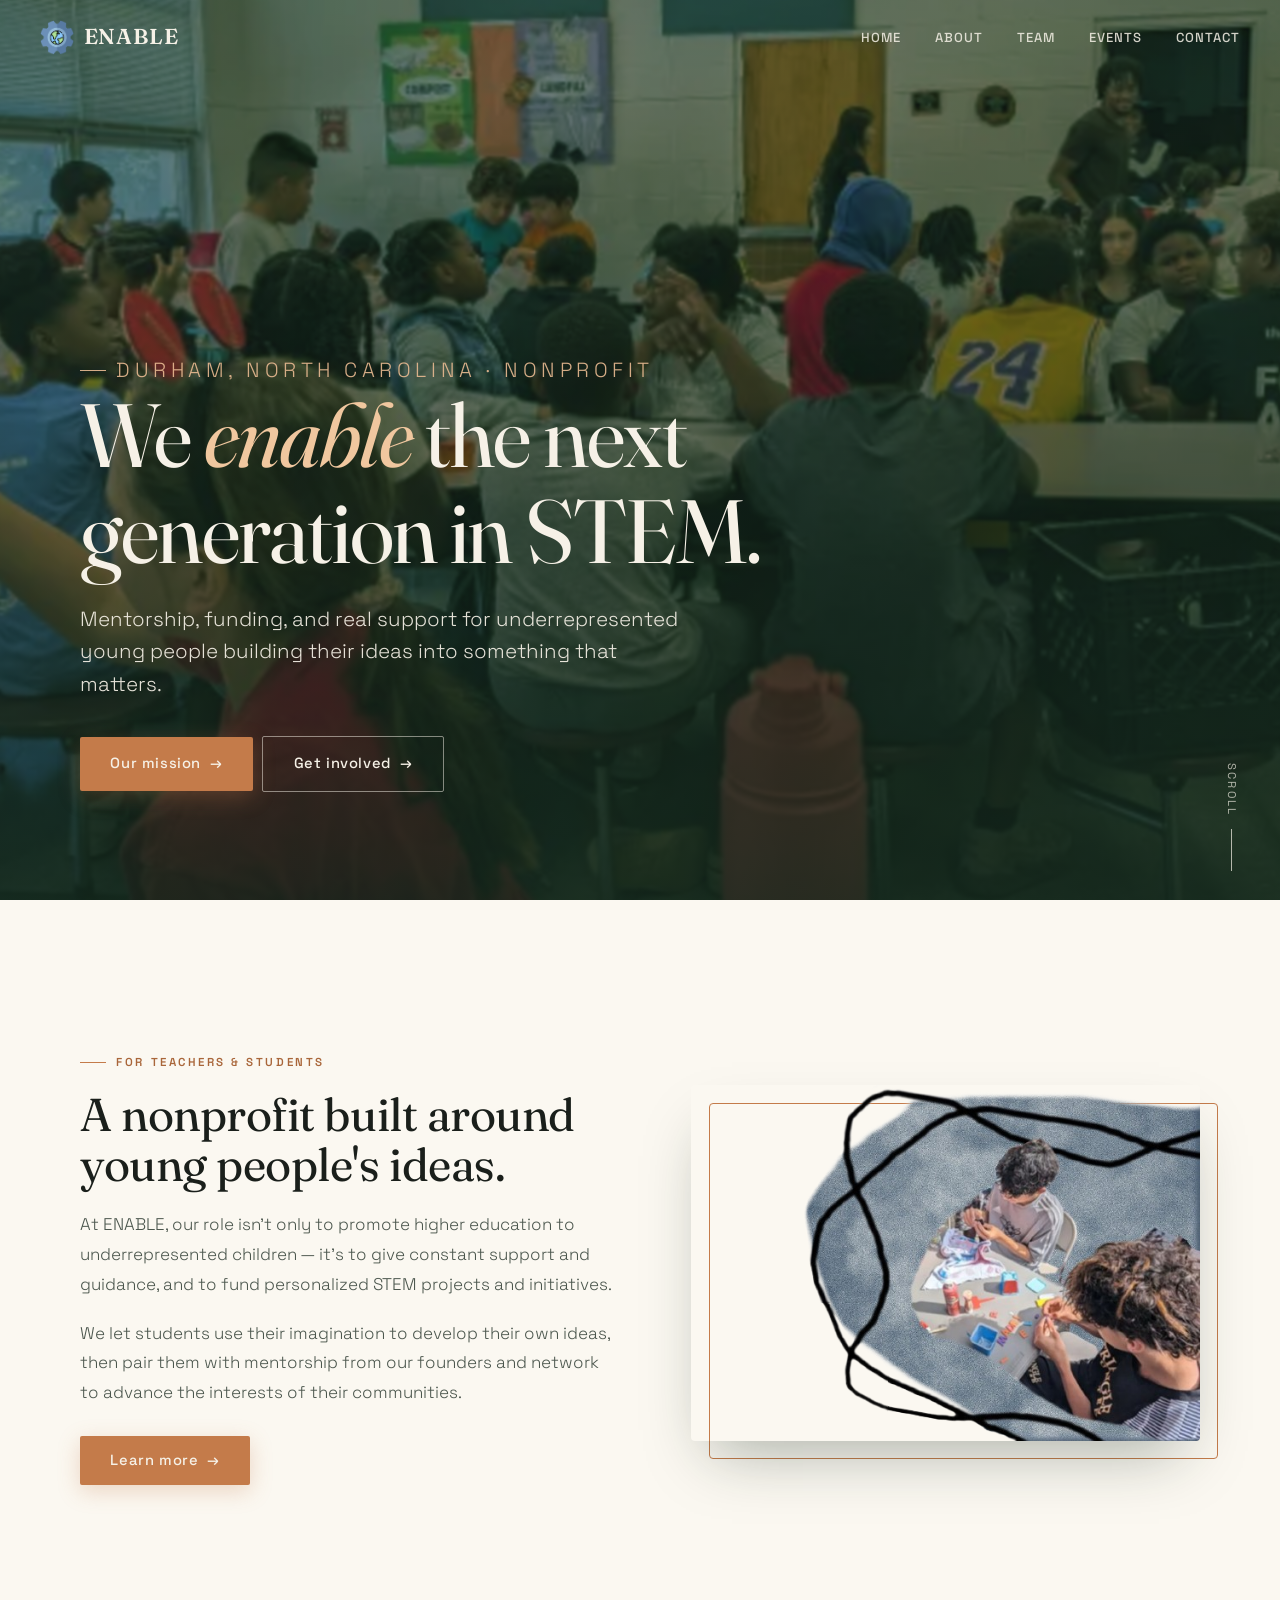
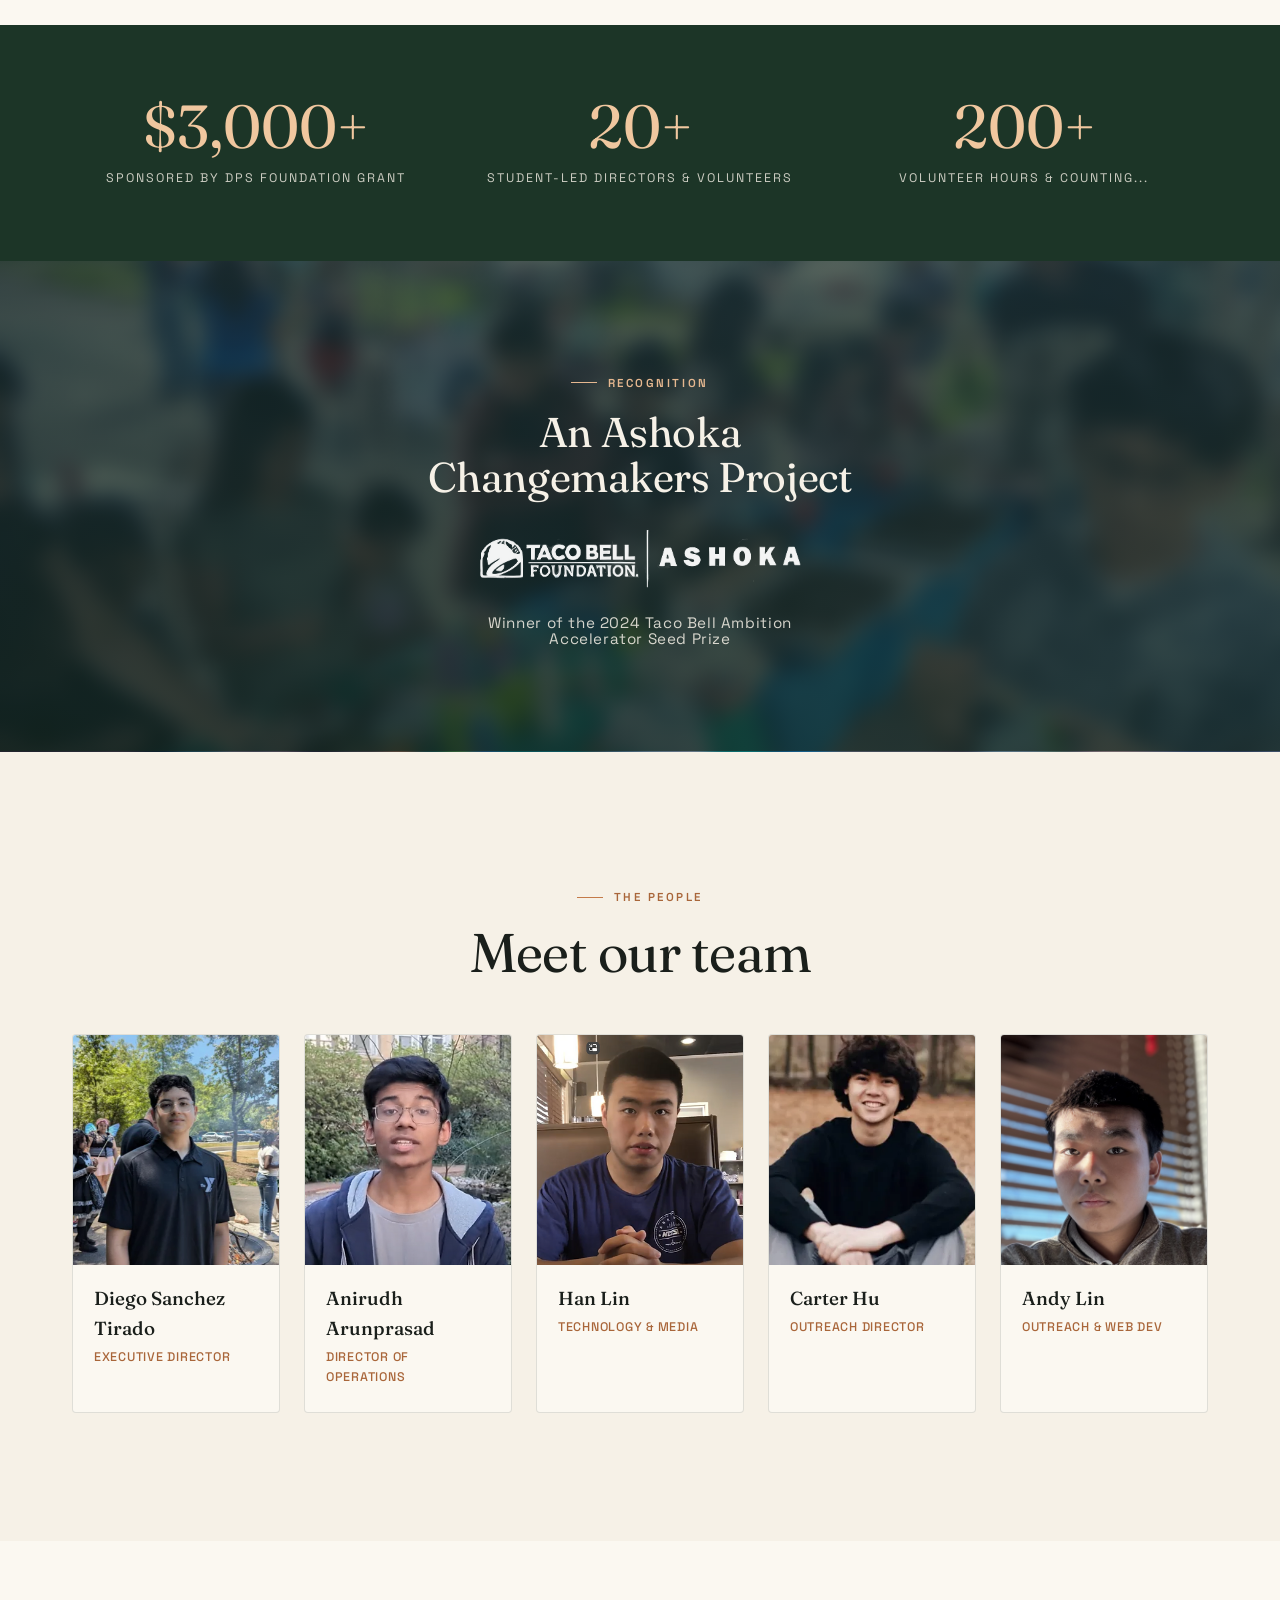
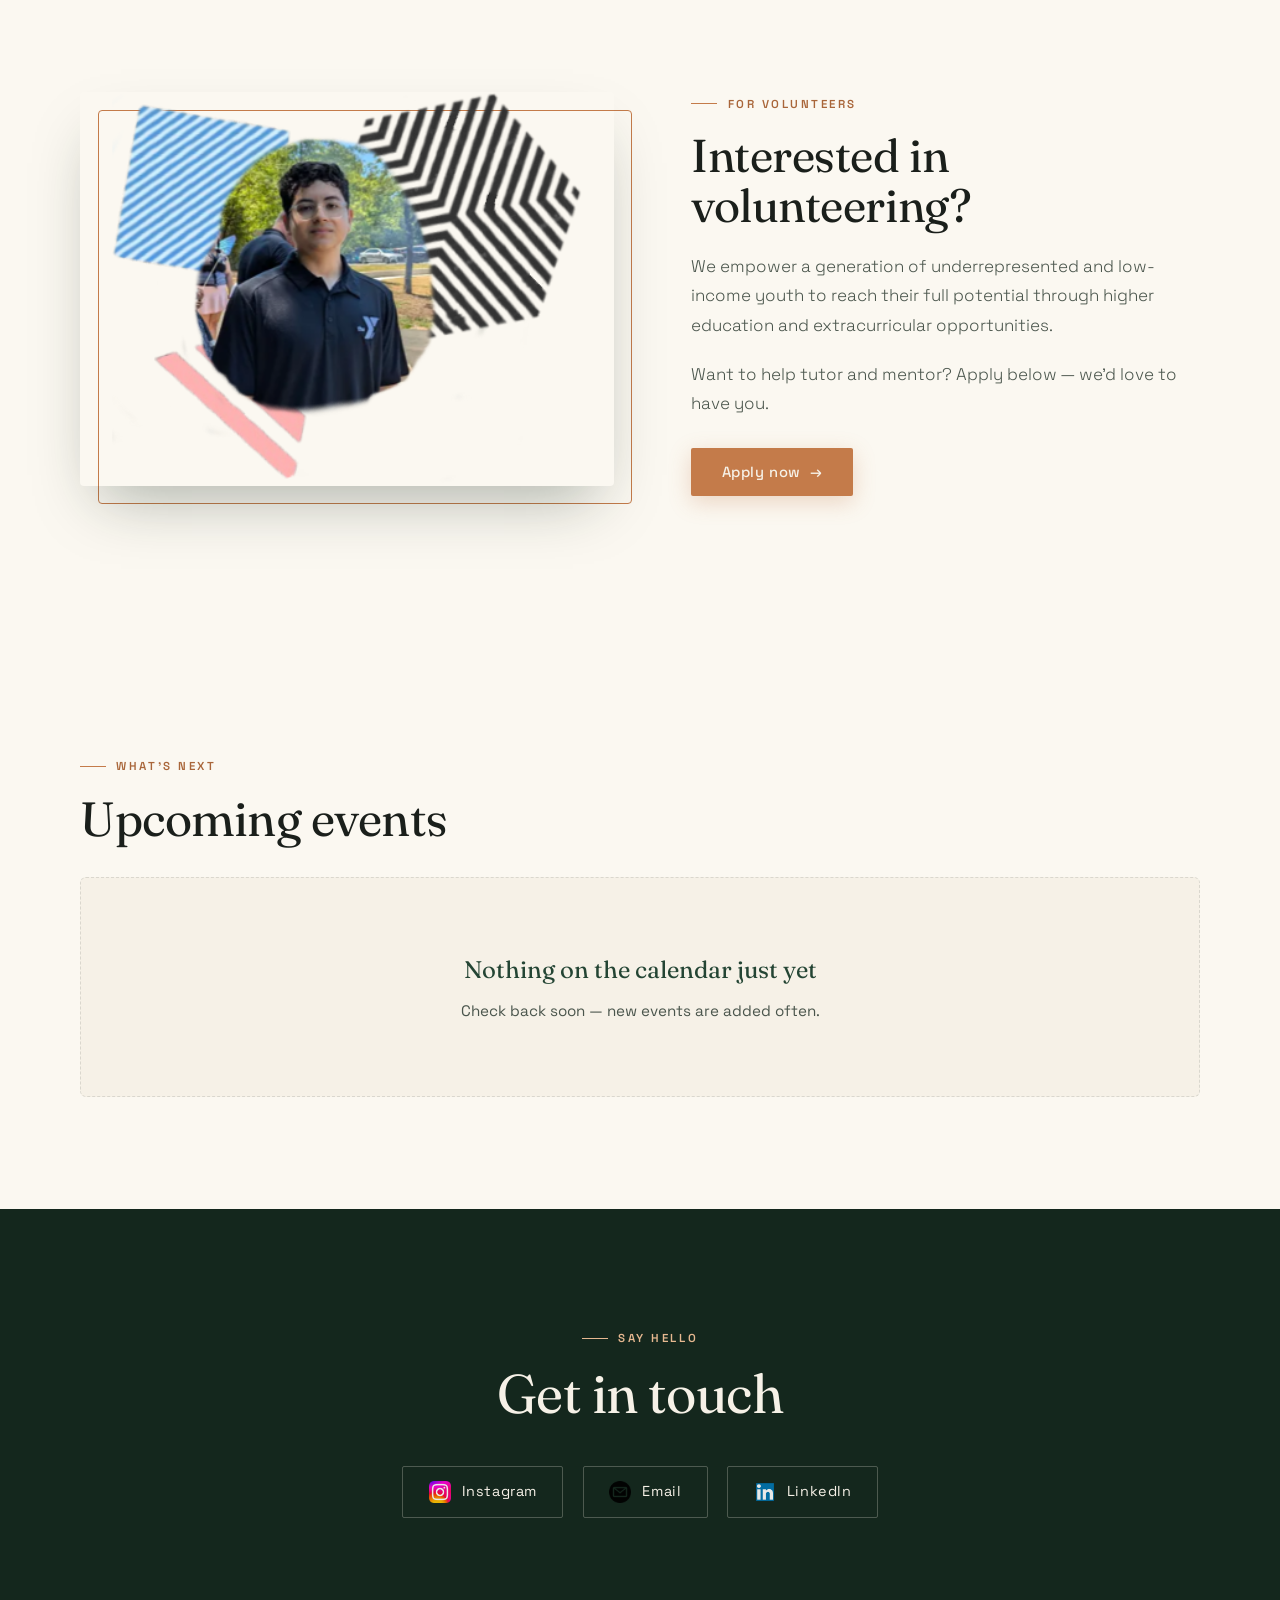
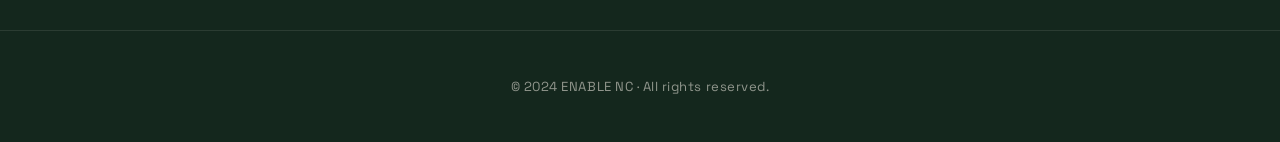
<file: index.html>
<!DOCTYPE html>
<html lang="en">
<head>
    <meta charset="UTF-8">
    <meta name="viewport" content="width=device-width, initial-scale=1.0">
    <title>ENABLE STEM — Empowering young people in STEM</title>
    <meta name="description" content="ENABLE is a Durham, NC nonprofit expanding STEM education and project funding to underrepresented youth.">
    <link rel="stylesheet" href="styles.css">
    <link rel="icon" type="image/png" href="assets/enable1.1.png">
</head>
<body>
    <header>
        <nav id="navbar" class="transparent">
            <a href="https://ncenable.co" class="logo-link">
                <div class="logo">
                    <img src="assets/enable1.1.png" alt="ENABLE" class="logo-icon">
                    ENABLE
                </div>
            </a>
            <div class="nav-links">
                <a href="https://ncenable.co">Home</a>
                <a href="#about">About</a>
                <a href="#meet-our-team">Team</a>
                <a href="#events">Events</a>
                <a href="#contact">Contact</a>
            </div>
        </nav>

        <div class="parallax"></div>

        <div class="intro">
            <p class="eyebrow">Durham, North Carolina · Nonprofit</p>
            <h2>We <em>enable</em> the next generation in STEM.</h2>
            <p>Mentorship, funding, and real support for underrepresented young people building their ideas into something that matters.</p>
            <div class="hero-cta">
                <a href="aboutus.html" class="cta-button">Our mission</a>
                <a href="#contact" class="cta-button cta-ghost">Get involved</a>
            </div>
        </div>

        <div class="scroll-hint">Scroll</div>
    </header>

    <section class="intro-content fade-in" id="about">
        <div class="intro-text">
            <p class="small-text">For teachers &amp; students</p>
            <h2>A nonprofit built around young people's ideas.</h2>
            <p>At ENABLE, our role isn't only to promote higher education to underrepresented children — it's to give constant support and guidance, and to fund personalized STEM projects and initiatives.</p>
            <p>We let students use their imagination to develop their own ideas, then pair them with mentorship from our founders and network to advance the interests of their communities.</p>
            <a href="aboutus.html"><button class="cta-button">Learn more</button></a>
        </div>
        <div class="intro-image-container">
            <img src="assets/image1.1.png" alt="ENABLE students at work" class="intro-image">
        </div>
    </section>

    <section class="stats fade-in">
        <div class="stats-grid">
            <div class="stat">
                <div class="num">$3,000+</div>
                <div class="label">Sponsored by DPS Foundation Grant</div>
            </div>
            <div class="stat">
                <div class="num">20+</div>
                <div class="label">Student-led directors & volunteers</div>
            </div>
            <div class="stat">
                <div class="num">200+</div>
                <div class="label">Volunteer hours & counting...</div>
            </div>
        </div>
    </section>

    <section class="banner fade-in">
        <p class="eyebrow">Recognition</p>
        <h2>An Ashoka Changemakers Project</h2>
        <img src="assets/tacobell2.png" alt="Taco Bell Ambition Accelerator" class="banner-logo">
        <h3>Winner of the 2024 Taco Bell Ambition Accelerator Seed Prize</h3>
    </section>

    <section class="meet-our-team fade-in" id="meet-our-team">
        <p class="eyebrow">The people</p>
        <h1>Meet our team</h1>
        <div class="team-container">
            <div class="card fade-in">
                <img src="assets/diego2.webp" alt="Diego Sanchez Tirado">
                <div class="card-content">
                    <div class="card-title">Diego Sanchez Tirado</div>
                    <div class="card-subtitle">Executive Director</div>
                </div>
            </div>
            <div class="card fade-in fade-in-delay-1">
                <img src="assets/ani.webp" alt="Anirudh Arunprasad">
                <div class="card-content">
                    <div class="card-title">Anirudh Arunprasad</div>
                    <div class="card-subtitle">Director of Operations</div>
                </div>
            </div>
            <div class="card fade-in fade-in-delay-2">
                <img src="assets/han.webp" alt="Han Lin">
                <div class="card-content">
                    <div class="card-title">Han Lin</div>
                    <div class="card-subtitle">Technology &amp; Media</div>
                </div>
            </div>
            <div class="card fade-in fade-in-delay-2">
                <img src="assets/carter.webp" alt="Carter Hu">
                <div class="card-content">
                    <div class="card-title">Carter Hu</div>
                    <div class="card-subtitle">Outreach Director</div>
                </div>
            </div>
            <div class="card fade-in fade-in-delay-3">
                <img src="assets/andy.png" alt="Andy Lin">
                <div class="card-content">
                    <div class="card-title">Andy Lin</div>
                    <div class="card-subtitle">Outreach &amp; Web Dev</div>
                </div>
            </div>
        </div>
    </section>

    <section class="intro-content reversed fade-in">
        <div class="intro-text">
            <p class="small-text">For volunteers</p>
            <h2>Interested in volunteering?</h2>
            <p>We empower a generation of underrepresented and low-income youth to reach their full potential through higher education and extracurricular opportunities.</p>
            <p>Want to help tutor and mentor? Apply below — we'd love to have you.</p>
            <button class="cta-button">Apply now</button>
        </div>
        <div class="intro-image-container">
            <img src="assets/diego1.png" alt="ENABLE volunteer" class="intro-image">
        </div>
    </section>

    <section class="upcoming-events fade-in" id="events">
        <div class="inner">
            <p class="eyebrow">What's next</p>
            <h1 class="upcoming-title">Upcoming events</h1>
            <div class="event-update-box">
                <div class="big">Nothing on the calendar just yet</div>
                <div class="sub">Check back soon — new events are added often.</div>
            </div>
        </div>
    </section>

    <section class="contact-section fade-in" id="contact">
        <p class="eyebrow">Say hello</p>
        <h1>Get in touch</h1>
        <div class="contact-info">
            <a href="https://www.instagram.com/ncenable/" target="_blank" rel="noopener">
                <img src="assets/instagram.png" alt=""><span>Instagram</span>
            </a>
            <a href="mailto:han@ncenable.org">
                <img src="assets/email.png" alt=""><span>Email</span>
            </a>
            <a href="https://www.linkedin.com/company/ncenable/" target="_blank" rel="noopener">
                <img src="assets/linkedin1.png" alt=""><span>LinkedIn</span>
            </a>    
        </div>
    </section>

    <footer>
        <p>&copy; 2024 ENABLE NC · All rights reserved.</p>
    </footer>

    <script src="script.js"></script>
</body>
</html>
</file>
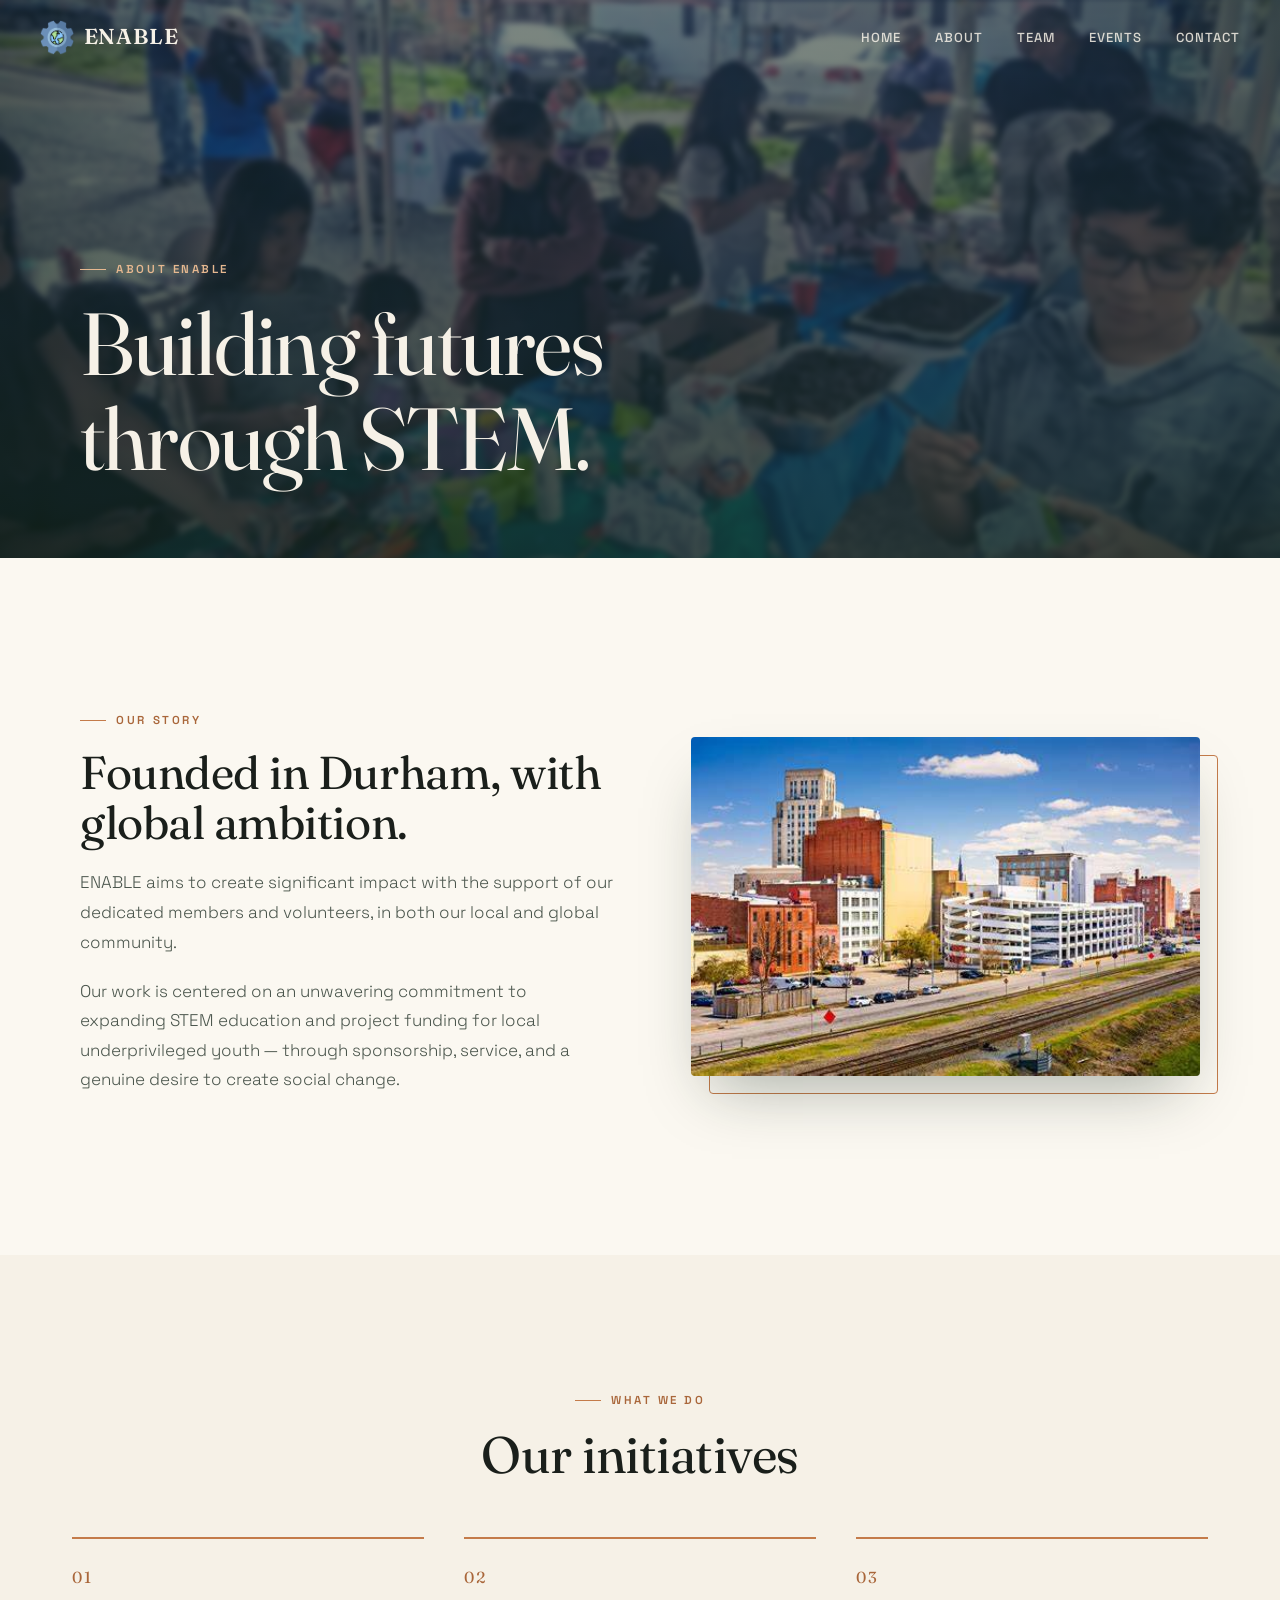
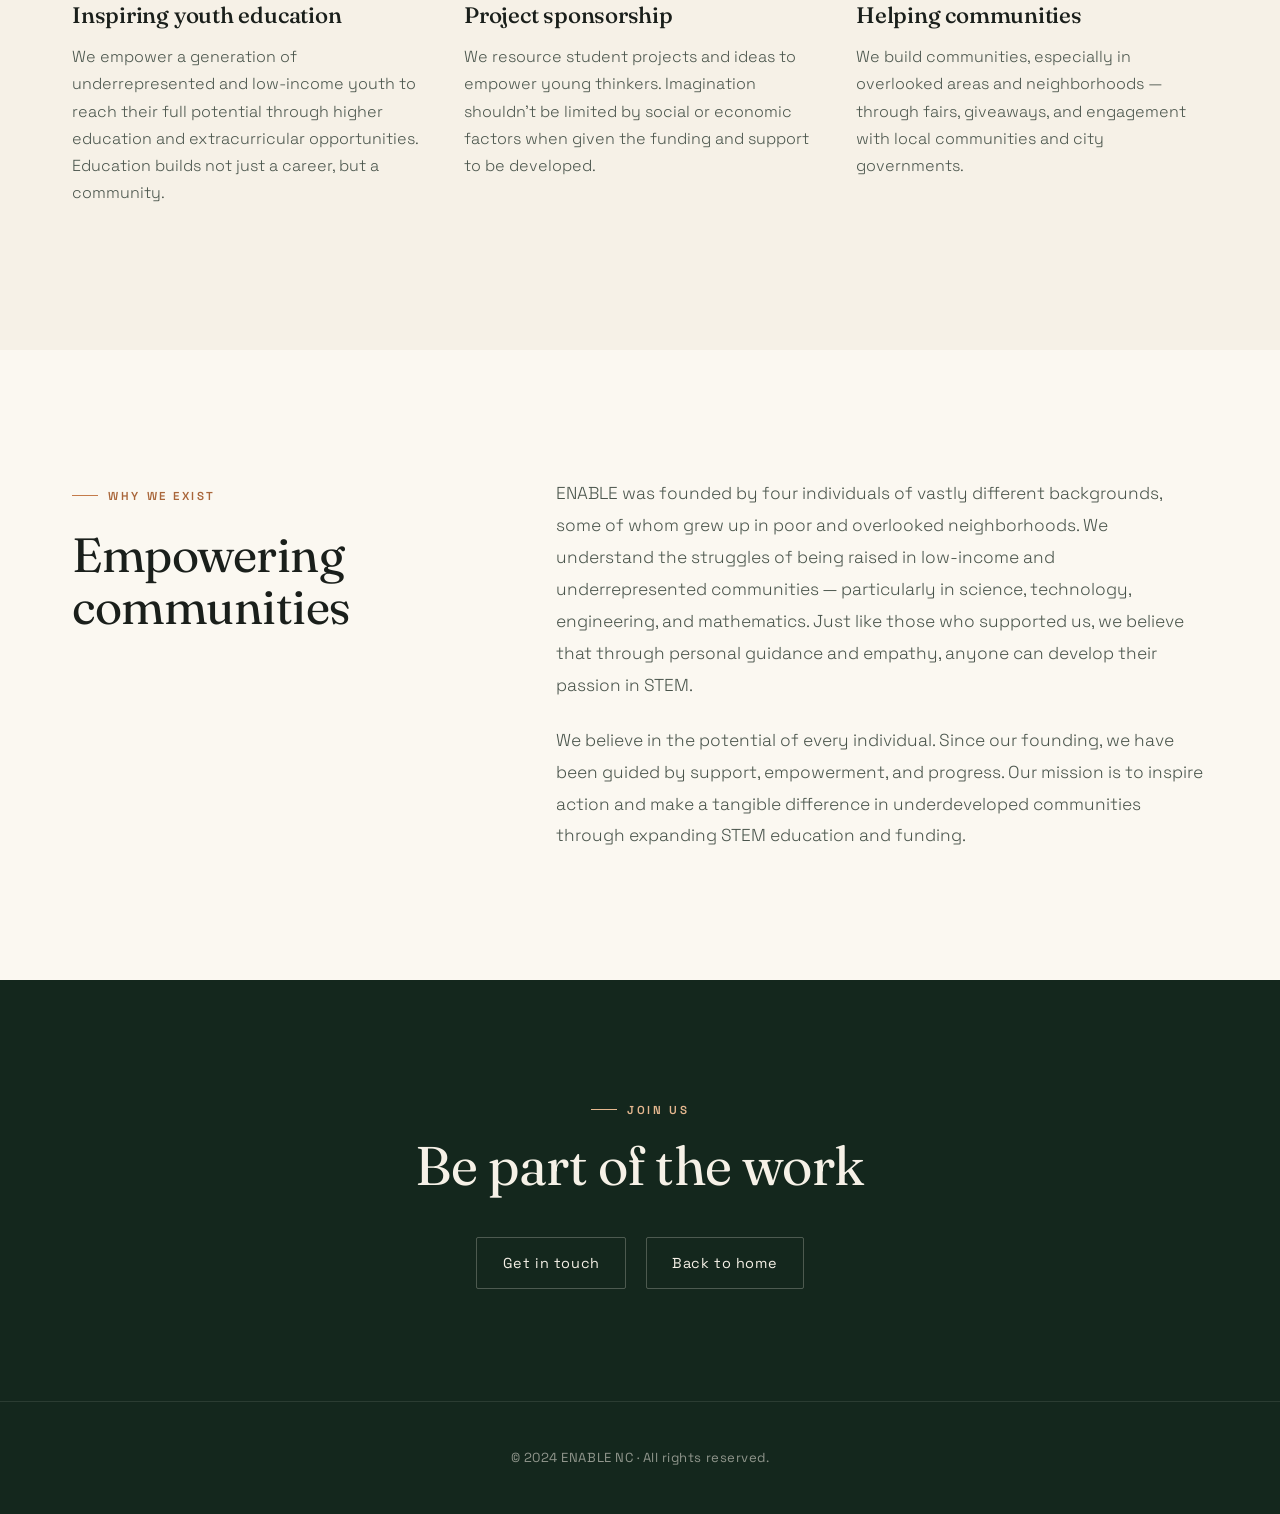
<file: aboutus.html>
<!DOCTYPE html>
<html lang="en">
<head>
    <meta charset="UTF-8">
    <meta name="viewport" content="width=device-width, initial-scale=1.0">
    <title>About — ENABLE STEM</title>
    <meta name="description" content="The story and initiatives behind ENABLE, a Durham, NC STEM nonprofit.">
    <link rel="stylesheet" href="styles.css">
    <link rel="stylesheet" href="aboutus.css">
    <link rel="icon" type="image/png" href="assets/enable1.1.png">
</head>
<body>
    <header class="about-header">
        <nav id="navbar" class="transparent">
            <a href="https://ncenable.co" class="logo-link">
                <div class="logo">
                    <img src="assets/enable1.1.png" alt="ENABLE" class="logo-icon">
                    ENABLE
                </div>
            </a>
            <div class="nav-links">
                <a href="https://ncenable.co">Home</a>
                <a href="index.html#about">About</a>
                <a href="index.html#meet-our-team">Team</a>
                <a href="index.html#events">Events</a>
                <a href="index.html#contact">Contact</a>
            </div>
        </nav>

        <div class="about-hero-bg"></div>
        <div class="about-hero-content">
            <p class="eyebrow">About ENABLE</p>
            <h1>Building futures<br>through STEM.</h1>
        </div>
    </header>

    <section class="intro-content fade-in">
        <div class="intro-text">
            <p class="small-text">Our story</p>
            <h2>Founded in Durham, with global ambition.</h2>
            <p>ENABLE aims to create significant impact with the support of our dedicated members and volunteers, in both our local and global community.</p>
            <p>Our work is centered on an unwavering commitment to expanding STEM education and project funding for local underprivileged youth — through sponsorship, service, and a genuine desire to create social change.</p>
        </div>
        <div class="intro-image-container">
            <img src="assets/durham.jpg" alt="Durham, North Carolina" class="intro-image">
        </div>
    </section>

    <section class="initiatives-section fade-in">
        <div class="wrap">
            <p class="eyebrow" style="justify-content:center;">What we do</p>
            <h1 class="section-title">Our initiatives</h1>
            <div class="initiatives-container">
                <div class="initiative-item fade-in">
                    <span class="initiative-num">01</span>
                    <h3>Inspiring youth education</h3>
                    <p>We empower a generation of underrepresented and low-income youth to reach their full potential through higher education and extracurricular opportunities. Education builds not just a career, but a community.</p>
                </div>
                <div class="initiative-item fade-in fade-in-delay-1">
                    <span class="initiative-num">02</span>
                    <h3>Project sponsorship</h3>
                    <p>We resource student projects and ideas to empower young thinkers. Imagination shouldn't be limited by social or economic factors when given the funding and support to be developed.</p>
                </div>
                <div class="initiative-item fade-in fade-in-delay-2">
                    <span class="initiative-num">03</span>
                    <h3>Helping communities</h3>
                    <p>We build communities, especially in overlooked areas and neighborhoods — through fairs, giveaways, and engagement with local communities and city governments.</p>
                </div>
            </div>
        </div>
    </section>

    <section class="story-section fade-in">
        <div class="wrap story-grid">
            <div class="story-head">
                <p class="eyebrow">Why we exist</p>
                <h2>Empowering communities</h2>
            </div>
            <div class="story-body">
                <p>ENABLE was founded by four individuals of vastly different backgrounds, some of whom grew up in poor and overlooked neighborhoods. We understand the struggles of being raised in low-income and underrepresented communities — particularly in science, technology, engineering, and mathematics. Just like those who supported us, we believe that through personal guidance and empathy, anyone can develop their passion in STEM.</p>
                <p>We believe in the potential of every individual. Since our founding, we have been guided by support, empowerment, and progress. Our mission is to inspire action and make a tangible difference in underdeveloped communities through expanding STEM education and funding.</p>
            </div>
        </div>
    </section>

    <section class="contact-section fade-in" id="contact">
        <p class="eyebrow">Join us</p>
        <h1>Be part of the work</h1>
        <div class="contact-info">
            <a href="index.html#contact"><span>Get in touch</span></a>
            <a href="index.html"><span>Back to home</span></a>
        </div>
    </section>

    <footer>
        <p>&copy; 2024 ENABLE NC · All rights reserved.</p>
    </footer>

    <script src="script.js"></script>
</body>
</html>
</file>
<file: styles.css>
/* ============================================================
   ENABLE STEM — refined editorial redesign
   Forest green / cream / copper · Fraunces + Space Grotesk
   ============================================================ */

@import url("https://fonts.googleapis.com/css2?family=Fraunces:ital,opsz,wght@0,9..144,300..700;1,9..144,300..600&family=Space+Grotesk:wght@300;400;500;600;700&display=swap");

:root {
  --green-900: #14271d;
  --green-800: #1c3527;
  --green-700: #244534;
  --green-600: #2f5742;
  --green-500: #3c6b52;
  --cream:     #f6f1e7;
  --cream-2:   #efe7d6;
  --paper:     #fbf8f1;
  --copper:    #c47b4a;
  --copper-d:  #a9663a;
  --ink:       #1a1f1b;
  --ink-soft:  #4a554c;
  --line:      rgba(20, 39, 29, 0.12);

  --display: "Fraunces", Georgia, serif;
  --sans: "Space Grotesk", system-ui, sans-serif;

  --maxw: 1200px;
  --ease: cubic-bezier(0.22, 0.61, 0.36, 1);
}

* { box-sizing: border-box; }

html {
  margin: 0; padding: 0;
  overflow-x: hidden;
  scroll-behavior: smooth;
}

body {
  margin: 0; padding: 0;
  font-family: var(--sans);
  background-color: var(--paper);
  color: var(--ink);
  overflow-x: hidden;
  line-height: 1.6;
  -webkit-font-smoothing: antialiased;
}

img { display: block; max-width: 100%; }

h1, h2, h3, h4 {
  font-family: var(--display);
  font-weight: 500;
  line-height: 1.08;
  letter-spacing: -0.01em;
  margin: 0;
}

.wrap { max-width: var(--maxw); margin: 0 auto; padding: 0 2rem; }

.eyebrow {
  font-family: var(--sans);
  font-size: 0.72rem;
  font-weight: 600;
  letter-spacing: 0.22em;
  text-transform: uppercase;
  color: var(--copper-d);
  margin: 0 0 1.1rem;
  display: inline-flex;
  align-items: center;
  gap: 0.65rem;
}
.eyebrow::before {
  content: "";
  width: 26px; height: 1px;
  background: var(--copper);
}

/* ---------- NAV ---------- */
nav {
  position: fixed;
  top: 0; left: 0;
  width: 100%;
  display: flex;
  justify-content: space-between;
  align-items: center;
  padding: 1.25rem 2.5rem;
  z-index: 1000;
  transition: background 0.4s var(--ease), padding 0.4s var(--ease),
              box-shadow 0.4s var(--ease), color 0.4s var(--ease);
}
nav .logo {
  display: flex; align-items: center; gap: 0.6rem;
  font-family: var(--display);
  font-weight: 600;
  font-size: 1.35rem;
  letter-spacing: 0.04em;
}
.logo-link { text-decoration: none; color: inherit; display: flex; align-items: center; }
.logo-icon { width: 34px; height: auto; }

nav .nav-links { display: flex; align-items: center; gap: 2.1rem; }
nav .nav-links a {
  text-decoration: none;
  font-size: 0.82rem;
  font-weight: 500;
  letter-spacing: 0.08em;
  text-transform: uppercase;
  position: relative;
  transition: color 0.3s, opacity 0.3s;
  opacity: 0.85;
}
nav .nav-links a::after {
  content: "";
  position: absolute; left: 0; bottom: -6px;
  width: 0; height: 1.5px;
  background: var(--copper);
  transition: width 0.3s var(--ease);
}
nav .nav-links a:hover { opacity: 1; }
nav .nav-links a:hover::after { width: 100%; }

nav.transparent { background: transparent; color: var(--cream); }
nav.transparent .nav-links a { color: var(--cream); }

nav.scrolled {
  background: rgba(251, 248, 241, 0.92);
  backdrop-filter: blur(12px);
  color: var(--green-900);
  box-shadow: 0 1px 0 var(--line);
  padding: 0.85rem 2.5rem;
}
nav.scrolled .nav-links a { color: var(--green-800); }

/* ---------- HERO ---------- */
header { position: relative; height: 100vh; min-height: 620px; overflow: hidden; }

.parallax {
  position: absolute; inset: 0;
  background-image: url("assets/enablekids.png");
  background-attachment: fixed;
  background-position: center;
  background-size: cover;
  z-index: 0;
}
.parallax::after {
  content: "";
  position: absolute; inset: 0;
  background: linear-gradient(180deg,
      rgba(20, 39, 29, 0.55) 0%,
      rgba(20, 39, 29, 0.62) 45%,
      rgba(20, 39, 29, 0.88) 100%);
}

.intro {
  position: absolute;
  left: 0; right: 0;
  bottom: clamp(3rem, 12vh, 9rem);
  z-index: 2;
  color: var(--cream);
  max-width: var(--maxw);
  margin: 0 auto;
  padding: 0 2.5rem;
}
.intro .eyebrow { color: #e6b890; }
.intro .eyebrow::before { background: #e6b890; }
.intro h2 {
  font-size: clamp(2.8rem, 7vw, 5.6rem);
  font-weight: 400;
  letter-spacing: -0.02em;
  max-width: 14ch;
}
.intro h2 em { font-style: italic; color: #f0c79f; }
.intro p {
  font-size: clamp(1.05rem, 1.6vw, 1.3rem);
  margin: 1.4rem 0 0;
  max-width: 46ch;
  opacity: 0.92;
  font-weight: 300;
}
.hero-cta {
  display: inline-flex; align-items: center; gap: 0.6rem;
  margin-top: 2.2rem;
}

.scroll-hint {
  position: absolute;
  bottom: 1.8rem; right: 2.5rem;
  z-index: 2;
  color: var(--cream);
  font-size: 0.7rem;
  letter-spacing: 0.2em;
  text-transform: uppercase;
  opacity: 0.7;
  writing-mode: vertical-rl;
  display: flex; align-items: center; gap: 0.8rem;
}
.scroll-hint::after {
  content: ""; width: 1px; height: 42px;
  background: var(--cream);
  animation: scrollPulse 2s var(--ease) infinite;
  transform-origin: top;
}
@keyframes scrollPulse {
  0%, 100% { transform: scaleY(0.4); opacity: 0.4; }
  50% { transform: scaleY(1); opacity: 0.9; }
}

/* ---------- BUTTONS ---------- */
.cta-button {
  font-family: var(--sans);
  font-weight: 500;
  font-size: 0.92rem;
  letter-spacing: 0.04em;
  padding: 0.95rem 1.9rem;
  color: var(--cream);
  background: var(--copper);
  border: none;
  border-radius: 2px;
  cursor: pointer;
  text-decoration: none;
  display: inline-flex; align-items: center; gap: 0.55rem;
  transition: background 0.3s var(--ease), transform 0.3s var(--ease),
              box-shadow 0.3s var(--ease);
  box-shadow: 0 6px 22px rgba(196, 123, 74, 0.28);
}
.cta-button::after { content: "→"; transition: transform 0.3s var(--ease); }
.cta-button:hover {
  background: var(--copper-d);
  transform: translateY(-2px);
  box-shadow: 0 10px 30px rgba(196, 123, 74, 0.38);
}
.cta-button:hover::after { transform: translateX(4px); }

.cta-ghost {
  background: transparent;
  border: 1px solid rgba(246, 241, 231, 0.5);
  box-shadow: none;
  color: var(--cream);
}
.cta-ghost:hover { background: rgba(246, 241, 231, 0.1); border-color: var(--cream); }

/* ---------- INTRO / SPLIT CONTENT ---------- */
.intro-content {
  display: grid;
  grid-template-columns: 1.05fr 1fr;
  align-items: center;
  gap: clamp(2.5rem, 6vw, 6rem);
  max-width: var(--maxw);
  margin: 0 auto;
  padding: clamp(5rem, 11vw, 9rem) 2.5rem;
}
.intro-content.reversed .intro-text { order: 2; }
.intro-content.reversed .intro-image-container { order: 1; }

.intro-text h2 {
  font-size: clamp(2rem, 3.6vw, 3.1rem);
  font-weight: 400;
  margin-bottom: 1.3rem;
}
.intro-text p {
  font-size: 1.06rem;
  line-height: 1.75;
  color: var(--ink-soft);
  margin-bottom: 1.2rem;
  font-weight: 300;
}
.intro-text .small-text {
  font-size: 0.72rem;
  color: var(--copper-d);
  letter-spacing: 0.22em;
  text-transform: uppercase;
  font-weight: 600;
  margin-bottom: 1.1rem;
  display: inline-flex; align-items: center; gap: 0.65rem;
}
.intro-text .small-text::before { content: ""; width: 26px; height: 1px; background: var(--copper); }
.intro-text .cta-button { margin-top: 0.6rem; }

.intro-image-container { position: relative; }
.intro-image {
  width: 100%; height: auto;
  border-radius: 4px;
  box-shadow: 0 30px 60px -20px rgba(20, 39, 29, 0.35);
  position: relative; z-index: 1;
}
.intro-image-container::before {
  content: "";
  position: absolute;
  inset: 18px -18px -18px 18px;
  border: 1px solid var(--copper);
  border-radius: 4px;
  z-index: 0;
}

/* ---------- STATS STRIP ---------- */
.stats {
  background: var(--green-800);
  color: var(--cream);
}
.stats-grid {
  max-width: var(--maxw);
  margin: 0 auto;
  padding: clamp(3rem, 6vw, 4.5rem) 2.5rem;
  display: grid;
  grid-template-columns: repeat(3, 1fr);
  gap: 2rem;
}
.stat { text-align: center; }
.stat .num {
  font-family: var(--display);
  font-size: clamp(2.6rem, 5vw, 3.8rem);
  font-weight: 400;
  color: #f0c79f;
  line-height: 1;
}
.stat .label {
  margin-top: 0.7rem;
  font-size: 0.78rem;
  letter-spacing: 0.16em;
  text-transform: uppercase;
  opacity: 0.8;
}

/* ---------- BANNER (award) ---------- */
.banner {
  text-align: center;
  background-image: linear-gradient(rgba(20, 39, 29, 0.72), rgba(20, 39, 29, 0.82)), url("assets/banner.png");
  background-size: cover;
  background-position: center;
  color: var(--cream);
  padding: clamp(4rem, 9vw, 6.5rem) 2rem;
}
.banner .eyebrow { color: #e6b890; justify-content: center; }
.banner .eyebrow::before { background: #e6b890; }
.banner h2 {
  font-size: clamp(1.7rem, 3.4vw, 2.6rem);
  font-weight: 400;
  max-width: 18ch; margin: 0 auto;
}
.banner-logo { height: 64px; width: auto; margin: 1.8rem auto 1.4rem; opacity: 0.95; }
.banner h3 {
  font-family: var(--sans);
  font-size: 0.95rem;
  font-weight: 400;
  letter-spacing: 0.04em;
  opacity: 0.85;
  max-width: 40ch; margin: 0 auto;
}

/* ---------- TEAM ---------- */
.meet-our-team {
  text-align: center;
  background: var(--cream);
  padding: clamp(5rem, 10vw, 8rem) 0;
}
.meet-our-team .eyebrow { justify-content: center; }
.meet-our-team h1 {
  font-size: clamp(2.2rem, 4.5vw, 3.4rem);
  font-weight: 400;
  margin-bottom: 3.2rem;
}
.team-container {
  display: flex;
  flex-wrap: wrap;
  justify-content: center;
  gap: 1.5rem;
  max-width: var(--maxw);
  margin: 0 auto;
  padding: 0 2rem;
}
.card {
  background: var(--paper);
  border: 1px solid var(--line);
  border-radius: 4px;
  overflow: hidden;
  width: calc(20% - 1.2rem);
  min-width: 195px;
  text-align: left;
  opacity: 0;
  transform: translateY(24px);
  transition: opacity 0.7s var(--ease), transform 0.7s var(--ease),
              box-shadow 0.4s var(--ease);
}
.card:hover {
  box-shadow: 0 22px 44px -22px rgba(20, 39, 29, 0.35);
  transform: translateY(-6px);
}
.card.animate { opacity: 1; transform: translateY(0); }
.card img {
  width: 100%; height: 230px; object-fit: cover;
  filter: grayscale(18%);
  transition: filter 0.4s var(--ease);
}
.card:hover img { filter: grayscale(0%); }
.card-content { padding: 1.2rem 1.3rem 1.5rem; }
.card-title {
  font-family: var(--display);
  font-size: 1.18rem;
  font-weight: 500;
  margin-bottom: 0.25rem;
}
.card-subtitle {
  font-size: 0.78rem;
  letter-spacing: 0.06em;
  color: var(--copper-d);
  text-transform: uppercase;
  font-weight: 500;
}

/* ---------- EVENTS ---------- */
.upcoming-events {
  background: var(--paper);
  padding: clamp(4rem, 9vw, 7rem) 0;
}
.upcoming-events .inner { max-width: var(--maxw); margin: 0 auto; padding: 0 2.5rem; }
.upcoming-title {
  font-size: clamp(2rem, 4vw, 3rem);
  font-weight: 400;
  margin-bottom: 2rem;
}
.event-update-box {
  display: flex;
  flex-direction: column;
  justify-content: center;
  align-items: center;
  gap: 0.6rem;
  min-height: 220px;
  border: 1px dashed var(--line);
  border-radius: 6px;
  background: var(--cream);
  text-align: center;
  padding: 2rem;
}
.event-update-box .big {
  font-family: var(--display);
  font-size: 1.5rem;
  color: var(--green-700);
}
.event-update-box .sub { color: var(--ink-soft); font-size: 0.95rem; }

/* ---------- CONTACT ---------- */
.contact-section {
  text-align: center;
  background: var(--green-900);
  color: var(--cream);
  padding: clamp(4.5rem, 9vw, 7rem) 2rem;
}
.contact-section .eyebrow { color: #e6b890; justify-content: center; }
.contact-section .eyebrow::before { background: #e6b890; }
.contact-section h1 {
  font-size: clamp(2.2rem, 4.5vw, 3.4rem);
  font-weight: 400;
  margin-bottom: 2.6rem;
}
.contact-info {
  display: flex;
  justify-content: center;
  flex-wrap: wrap;
  gap: 1.2rem;
}
.contact-info a {
  text-decoration: none;
  color: var(--cream);
  display: flex; align-items: center; gap: 0.7rem;
  padding: 0.85rem 1.6rem;
  border: 1px solid rgba(246, 241, 231, 0.25);
  border-radius: 2px;
  font-size: 0.9rem;
  letter-spacing: 0.04em;
  transition: background 0.3s var(--ease), border-color 0.3s var(--ease), transform 0.3s var(--ease);
}
.contact-info a:hover {
  background: rgba(246, 241, 231, 0.08);
  border-color: var(--copper);
  transform: translateY(-2px);
}
.contact-info img { width: 22px; height: 22px; opacity: 0.9; }

/* ---------- FOOTER ---------- */
footer {
  background: var(--green-900);
  color: rgba(246, 241, 231, 0.55);
  text-align: center;
  padding: 2rem 1rem;
  font-size: 0.82rem;
  letter-spacing: 0.04em;
  border-top: 1px solid rgba(246, 241, 231, 0.1);
}

/* ---------- REVEAL ANIMATION ---------- */
.fade-in {
  opacity: 0;
  transform: translateY(26px);
  transition: opacity 0.8s var(--ease), transform 0.8s var(--ease);
}
.fade-in.animate { opacity: 1; transform: translateY(0); }
.fade-in-delay-1 { transition-delay: 0.1s; }
.fade-in-delay-2 { transition-delay: 0.2s; }
.fade-in-delay-3 { transition-delay: 0.3s; }

/* ---------- RESPONSIVE ---------- */
@media (max-width: 1100px) { .card { width: calc(33.33% - 1rem); } }
@media (max-width: 900px) {
  .intro-content { grid-template-columns: 1fr; gap: 2.5rem; }
  .intro-content.reversed .intro-text,
  .intro-content.reversed .intro-image-container { order: 0; }
  .intro-image-container::before { display: none; }
  .stats-grid { grid-template-columns: 1fr; gap: 2.5rem; }
  nav .nav-links { display: none; }
}
@media (max-width: 760px) { .card { width: calc(50% - 0.75rem); } }
@media (max-width: 480px) {
  .card { width: 100%; }
  nav, nav.scrolled { padding: 1rem 1.4rem; }
  .wrap, .intro { padding-left: 1.4rem; padding-right: 1.4rem; }
}

/* Parallax can jitter on mobile — pin it */
@media (max-width: 900px) { .parallax { background-attachment: scroll; } }
</file>
<file: aboutus.css>
/* ============================================================
   About page — layered on top of styles.css
   ============================================================ */

.about-header {
  position: relative;
  height: 62vh;
  min-height: 420px;
  overflow: hidden;
}
.about-hero-bg {
  position: absolute; inset: 0;
  background-image: linear-gradient(rgba(20,39,29,0.55), rgba(20,39,29,0.8)), url("assets/bannercontent.png");
  background-size: cover;
  background-position: center;
}
.about-hero-content {
  position: absolute;
  left: 0; right: 0;
  bottom: clamp(2.5rem, 8vh, 5rem);
  max-width: var(--maxw);
  margin: 0 auto;
  padding: 0 2.5rem;
  color: var(--cream);
}
.about-hero-content .eyebrow { color: #e6b890; }
.about-hero-content .eyebrow::before { background: #e6b890; }
.about-hero-content h1 {
  font-size: clamp(2.8rem, 7vw, 5.5rem);
  font-weight: 400;
  letter-spacing: -0.02em;
}

/* initiatives */
.initiatives-section {
  background: var(--cream);
  padding: clamp(5rem, 10vw, 8rem) 0;
  text-align: center;
}
.section-title {
  font-size: clamp(2rem, 4.5vw, 3.2rem);
  font-weight: 400;
  margin-bottom: 3.4rem;
}
.initiatives-container {
  display: grid;
  grid-template-columns: repeat(3, 1fr);
  gap: 2.5rem;
  text-align: left;
}
.initiative-item {
  padding-top: 1.6rem;
  border-top: 2px solid var(--copper);
}
.initiative-num {
  font-family: var(--display);
  font-size: 1rem;
  color: var(--copper-d);
  letter-spacing: 0.1em;
}
.initiative-item h3 {
  font-size: 1.4rem;
  font-weight: 500;
  margin: 0.8rem 0 0.9rem;
}
.initiative-item p {
  font-size: 1rem;
  line-height: 1.7;
  color: var(--ink-soft);
  font-weight: 300;
}

/* story */
.story-section {
  background: var(--paper);
  padding: clamp(5rem, 10vw, 8rem) 0;
}
.story-grid {
  display: grid;
  grid-template-columns: 1fr 1.6fr;
  gap: clamp(2rem, 6vw, 5rem);
  align-items: start;
}
.story-head h2 {
  font-size: clamp(2rem, 3.8vw, 3rem);
  font-weight: 400;
  margin-top: 0.4rem;
}
.story-body p {
  font-size: 1.08rem;
  line-height: 1.85;
  color: var(--ink-soft);
  font-weight: 300;
  margin: 0 0 1.4rem;
}
.story-body p:last-child { margin-bottom: 0; }

@media (max-width: 900px) {
  .initiatives-container { grid-template-columns: 1fr; gap: 2.5rem; }
  .story-grid { grid-template-columns: 1fr; gap: 1.5rem; }
}
</file>
